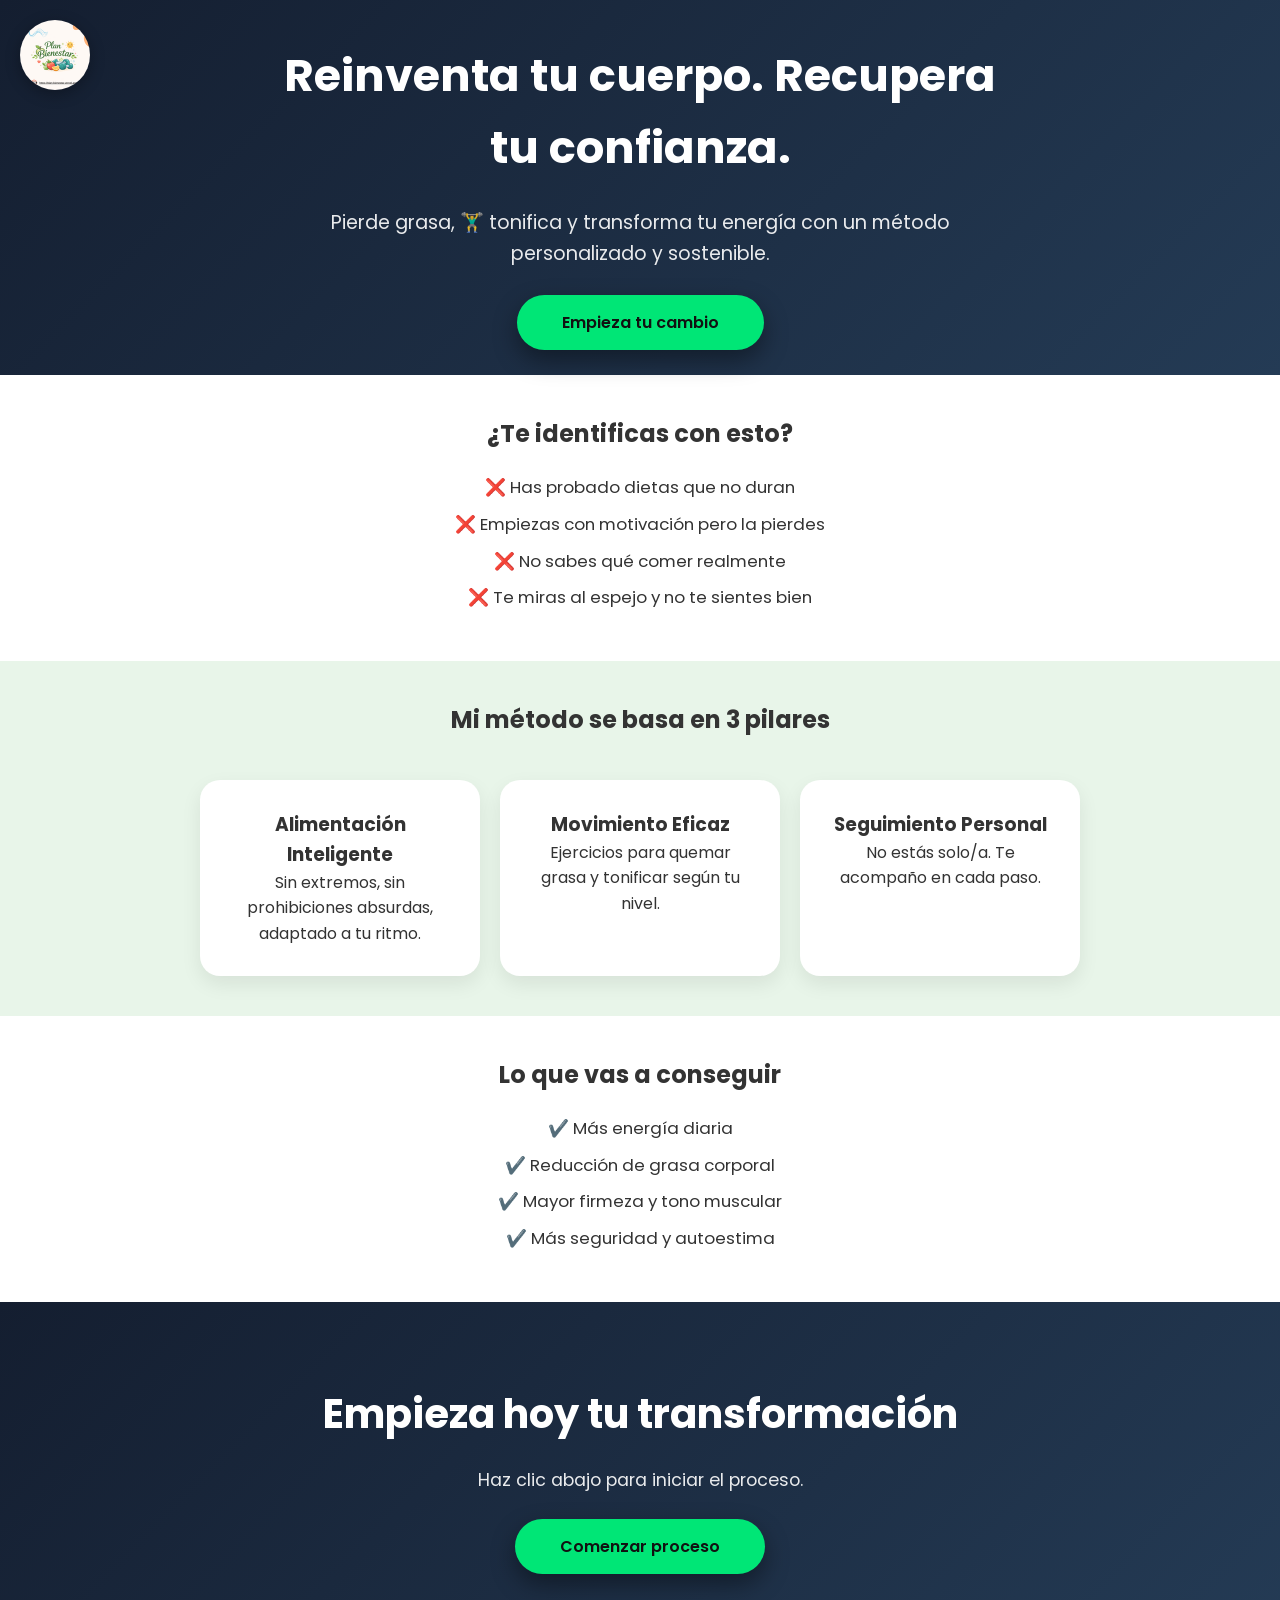
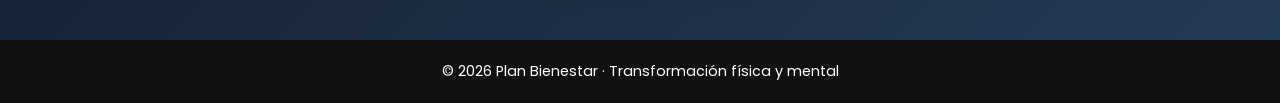
<file: index.html>
<!DOCTYPE html>
<html lang="es">
<head>
<meta charset="UTF-8">
<meta name="viewport" content="width=device-width, initial-scale=1.0">
<title>Plan Bienestar 2.0</title>

<link rel="stylesheet" href="./style.css">
<link href="https://fonts.googleapis.com/css2?family=Poppins:wght@400;600;700&display=swap" rel="stylesheet">

<link rel="icon" type="image/png" href="./logo.png">
<link rel="apple-touch-icon" href="./logo.png">

<meta name="theme-color" content="#141E30">

<!-- ✅ OPEN GRAPH -->
<meta property="og:title" content="Plan Bienestar 2.0">
<meta property="og:description" content="Programa completo de transformación personal con nutrición, hábitos y bienestar.">
<meta property="og:image" content="https://transforma-tu-vida-liart.vercel.app/preview.jpg">
<meta property="og:url" content="https://transforma-tu-vida-liart.vercel.app/">
<meta property="og:type" content="website">
<meta property="og:locale" content="es_ES">

<!-- ✅ IMPORTANTE PARA FACEBOOK -->
<meta property="fb:app_id" content="123456789012345">

<!-- ✅ TWITTER (refuerza preview) -->
<meta name="twitter:card" content="summary_large_image">
<meta name="twitter:title" content="Plan Bienestar 2.0">
<meta name="twitter:description" content="Programa completo de transformación personal con nutrición, hábitos y bienestar.">
<meta name="twitter:image" content="https://transforma-tu-vida-liart.vercel.app/preview.jpg">

</head>

<body>

<img src="./logo.png" alt="Logo" class="logo-esquina">

<!-- HERO -->
<section class="hero">
  <div class="hero-content">
    <h1>Reinventa tu cuerpo. Recupera tu confianza.</h1>
    <p>
      Pierde grasa, 🏋️‍♂️ tonifica y transforma tu energía con un método
      personalizado y sostenible.
    </p>
    <a href="#contacto" class="btn-principal">
      Empieza tu cambio
    </a>
  </div>
</section>

<!-- PROBLEMA -->
<section class="problema">
  <div class="container">
    <h2>¿Te identificas con esto?</h2>
    <ul>
      <li>❌ Has probado dietas que no duran</li>
      <li>❌ Empiezas con motivación pero la pierdes</li>
      <li>❌ No sabes qué comer realmente</li>
      <li>❌ Te miras al espejo y no te sientes bien</li>
    </ul>
  </div>
</section>

<!-- MÉTODO -->
<section class="metodo">
  <div class="container">
    <h2>Mi método se basa en 3 pilares</h2>

    <div class="tarjetas">
      <div class="tarjeta">
        <h3>Alimentación Inteligente</h3>
        <p>Sin extremos, sin prohibiciones absurdas, adaptado a tu ritmo.</p>
      </div>

      <div class="tarjeta">
        <h3>Movimiento Eficaz</h3>
        <p>Ejercicios para quemar grasa y tonificar según tu nivel.</p>
      </div>

      <div class="tarjeta">
        <h3>Seguimiento Personal</h3>
        <p>No estás solo/a. Te acompaño en cada paso.</p>
      </div>
    </div>
  </div>
</section>

<!-- BENEFICIOS -->
<section class="beneficios">
  <div class="container">
    <h2>Lo que vas a conseguir</h2>
    <ul>
      <li>✔️ Más energía diaria</li>
      <li>✔️ Reducción de grasa corporal</li>
      <li>✔️ Mayor firmeza y tono muscular</li>
      <li>✔️ Más seguridad y autoestima</li>
    </ul>
  </div>
</section>

<!-- CTA FINAL -->
<section id="contacto" class="cta">
  <div class="container">
    <h2>Empieza hoy tu transformación</h2>
    <p>Haz clic abajo para iniciar el proceso.</p>
    <!-- RUTA CORREGIDA -->
<a href="index-acceso.html" class="btn-secundario">
  Comenzar proceso
</a>

  </div>
</section>

<footer>
  <p>© 2026 Plan Bienestar · Transformación física y mental</p>
</footer>

</body>
</html>
</file>
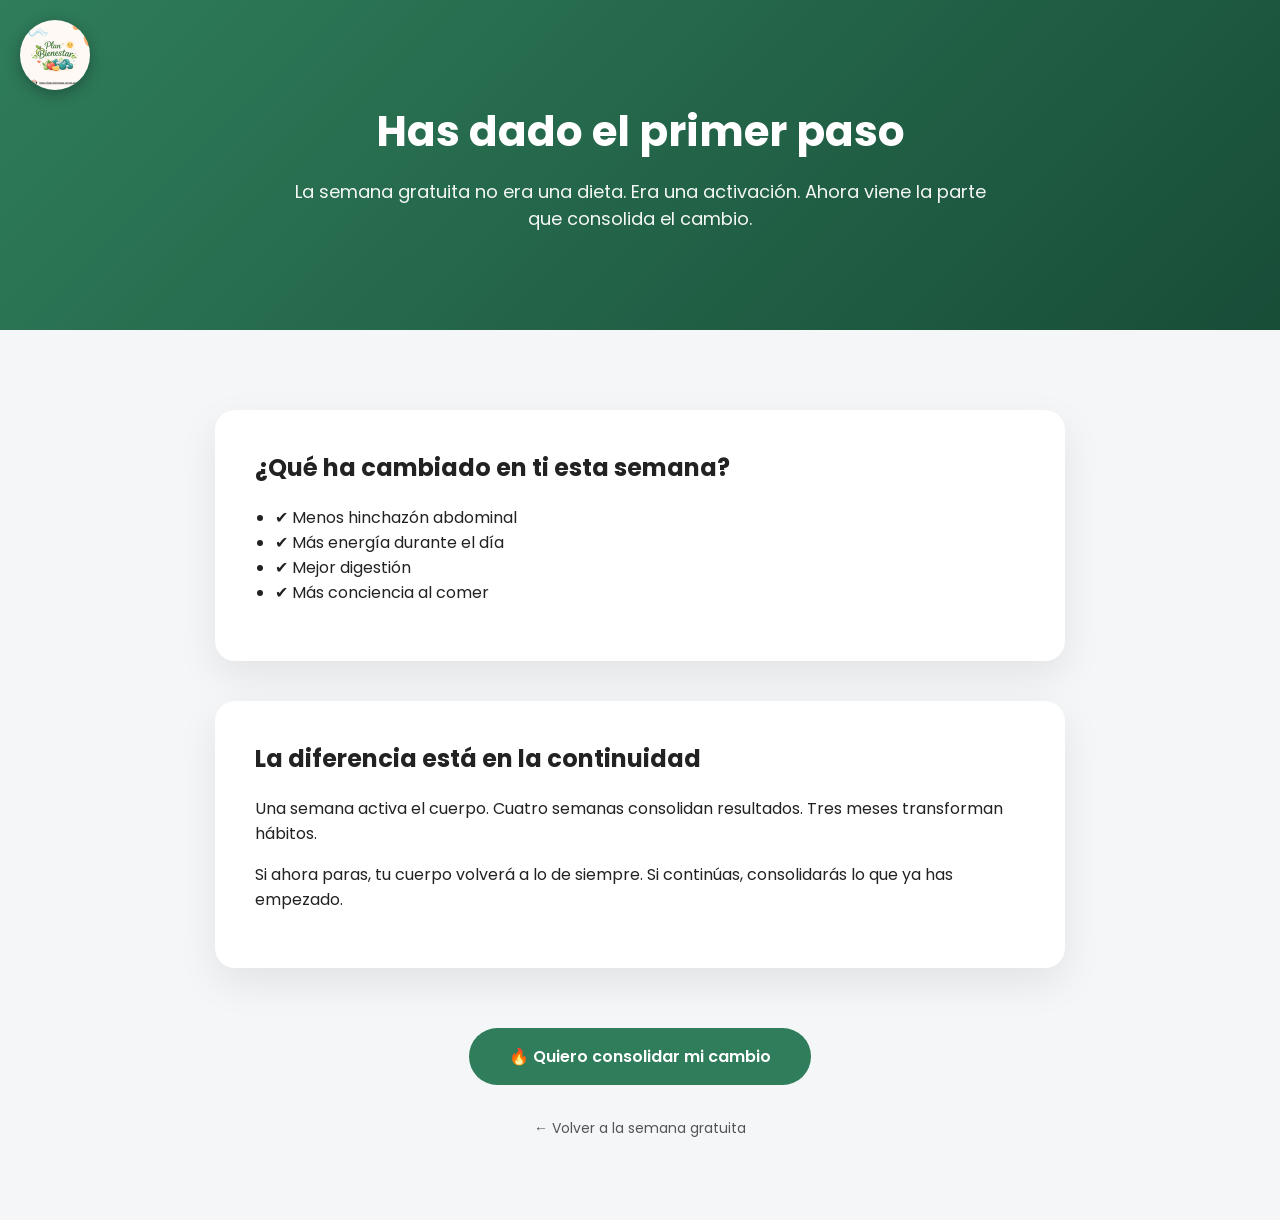
<file: continuar.html>
<!DOCTYPE html>
<html lang="es">
<head>
<meta charset="UTF-8">
<meta name="viewport" content="width=device-width, initial-scale=1.0">
<title>Continuar tu transformación</title>
<link href="https://fonts.googleapis.com/css2?family=Poppins:wght@400;600;800&display=swap" rel="stylesheet">
<link rel="icon" type="image/png" href="./logo.png">
<link rel="apple-touch-icon" href="./logo.png">
<meta name="theme-color" content="#141E30">

<style>


body{
  margin:0;
  font-family:'Poppins',sans-serif;
  background:#f4f6f8;
  color:#222;
}

/* LOGO */
.logo-esquina {
  position: fixed;
  top: 20px;
  left: 20px;
  width: 70px;
  height: 70px;
  border-radius: 50%;
  object-fit: cover;
  box-shadow: 0 4px 15px rgba(0,0,0,0.3);
  z-index: 1000;
}

/* HERO */
.hero{
  background:linear-gradient(135deg,#2f7d5a,#184d38);
  color:white;
  padding:100px 20px 80px 20px;
  text-align:center;
}

.hero h1{
  margin:0;
  font-size:42px;
}

.hero p{
  margin-top:15px;
  font-size:18px;
  opacity:0.95;
  max-width:700px;
  margin-left:auto;
  margin-right:auto;
}

/* CONTENIDO */
.contenido{
  max-width:850px;
  margin:80px auto;
  padding:0 20px;
}

.bloque{
  background:white;
  padding:40px;
  border-radius:20px;
  box-shadow:0 15px 40px rgba(0,0,0,0.08);
  margin-bottom:40px;
}

.bloque h2{
  margin-top:0;
}

ul{
  padding-left:20px;
}

.cta{
  text-align:center;
  margin-top:60px;
}

.btn-continuar{
  display:inline-block;
  padding:16px 40px;
  border-radius:50px;
  text-decoration:none;
  font-weight:600;
  background:#2f7d5a;
  color:white;
  transition:0.3s;
}

.btn-continuar:hover{
  opacity:0.85;
}

.volver{
  text-align:center;
  margin-top:30px;
}

.volver a{
  text-decoration:none;
  color:#555;
  font-size:14px;
}

</style>

</head>

<body>

<img src="./logo.png" alt="Logo" class="logo-esquina">

<section class="hero">
  <h1>Has dado el primer paso</h1>
  <p>La semana gratuita no era una dieta. Era una activación.  
  Ahora viene la parte que consolida el cambio.</p>
</section>

<div class="contenido">

<div class="bloque">
<h2>¿Qué ha cambiado en ti esta semana?</h2>
<ul>
<li>✔ Menos hinchazón abdominal</li>
<li>✔ Más energía durante el día</li>
<li>✔ Mejor digestión</li>
<li>✔ Más conciencia al comer</li>
</ul>
</div>

<div class="bloque">
<h2>La diferencia está en la continuidad</h2>
<p>
Una semana activa el cuerpo.  
Cuatro semanas consolidan resultados.  
Tres meses transforman hábitos.
</p>

<p>
Si ahora paras, tu cuerpo volverá a lo de siempre.  
Si continúas, consolidarás lo que ya has empezado.
</p>
</div>

<div class="cta">
<a href="paquetes.html" class="btn-continuar">
🔥 Quiero consolidar mi cambio
</a>
</div>

<div class="volver">
<a href="index-activacion.html">← Volver a la semana gratuita</a>
</div>

</div>

</body>
</html>
</file>
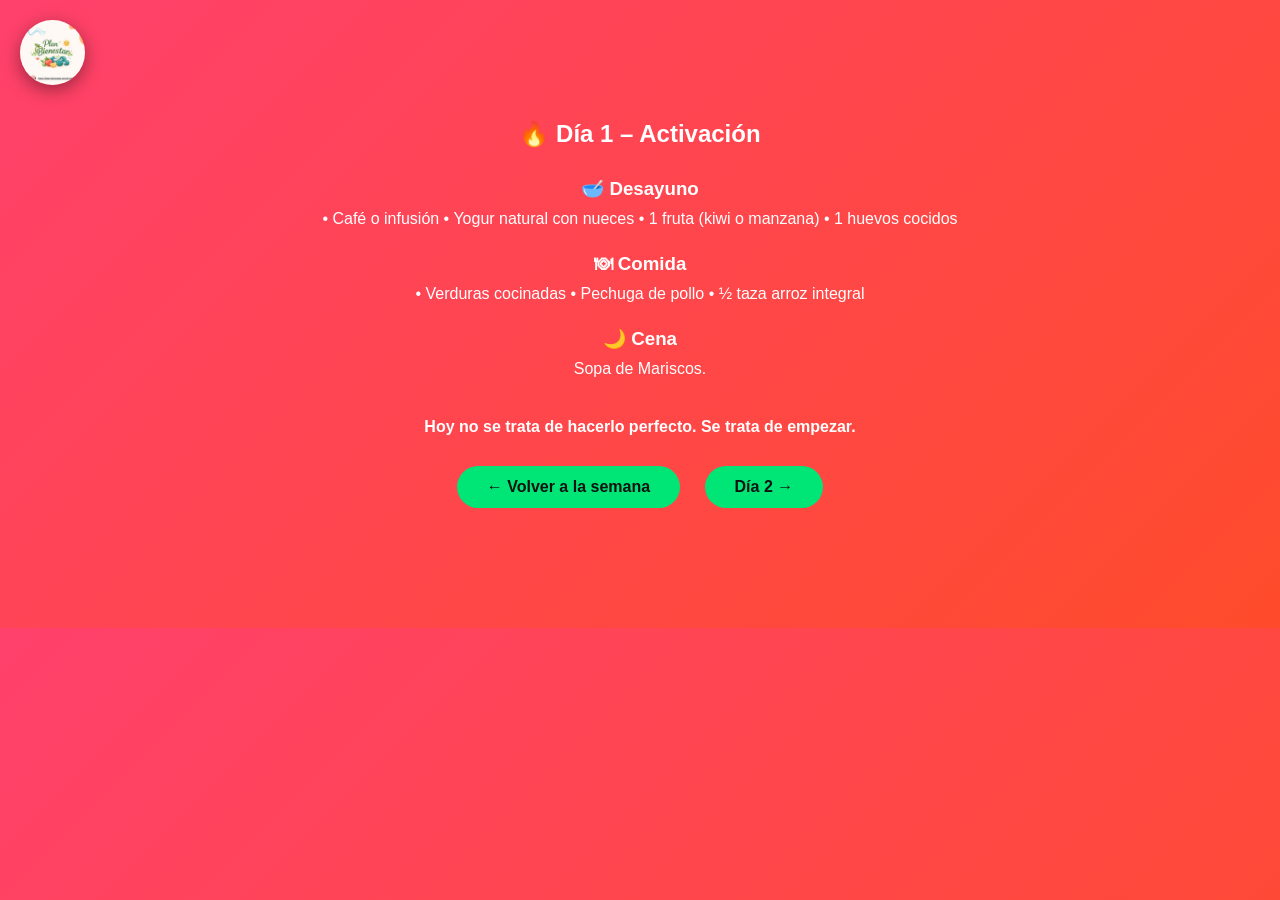
<file: dia1.html>
<!DOCTYPE html>
<html lang="es">
<head>
<meta charset="UTF-8">
<meta name="viewport" content="width=device-width, initial-scale=1.0">
<title>Día 1 – Activación</title>
<link rel="stylesheet" href="style-activacion.css">
<link rel="icon" type="image/png" href="logo.png">
<img src="logo.png" alt="Logo" class="logo-esquina">
</head>

<body>

<section class="contenido-dia">
  <h1>🔥 Día 1 – Activación</h1>

  <h3>🥣 Desayuno</h3>
  <p>• Café o infusión
• Yogur natural con nueces
• 1 fruta (kiwi o manzana)
• 1 huevos cocidos</p>

  <h3>🍽 Comida</h3>
  <p>
• Verduras cocinadas
• Pechuga de pollo
• ½ taza arroz integral</p>

  <h3>🌙 Cena</h3>
  <p>Sopa de Mariscos.</p>

  <p class="mensaje">Hoy no se trata de hacerlo perfecto. Se trata de empezar.</p>

  <a href="index-activacion.html" class="btn-volver">← Volver a la semana</a>
  <a href="dia2.html" class="btn-avanzar">Día 2 →</a>
</section>

</body>
</html>
</file>
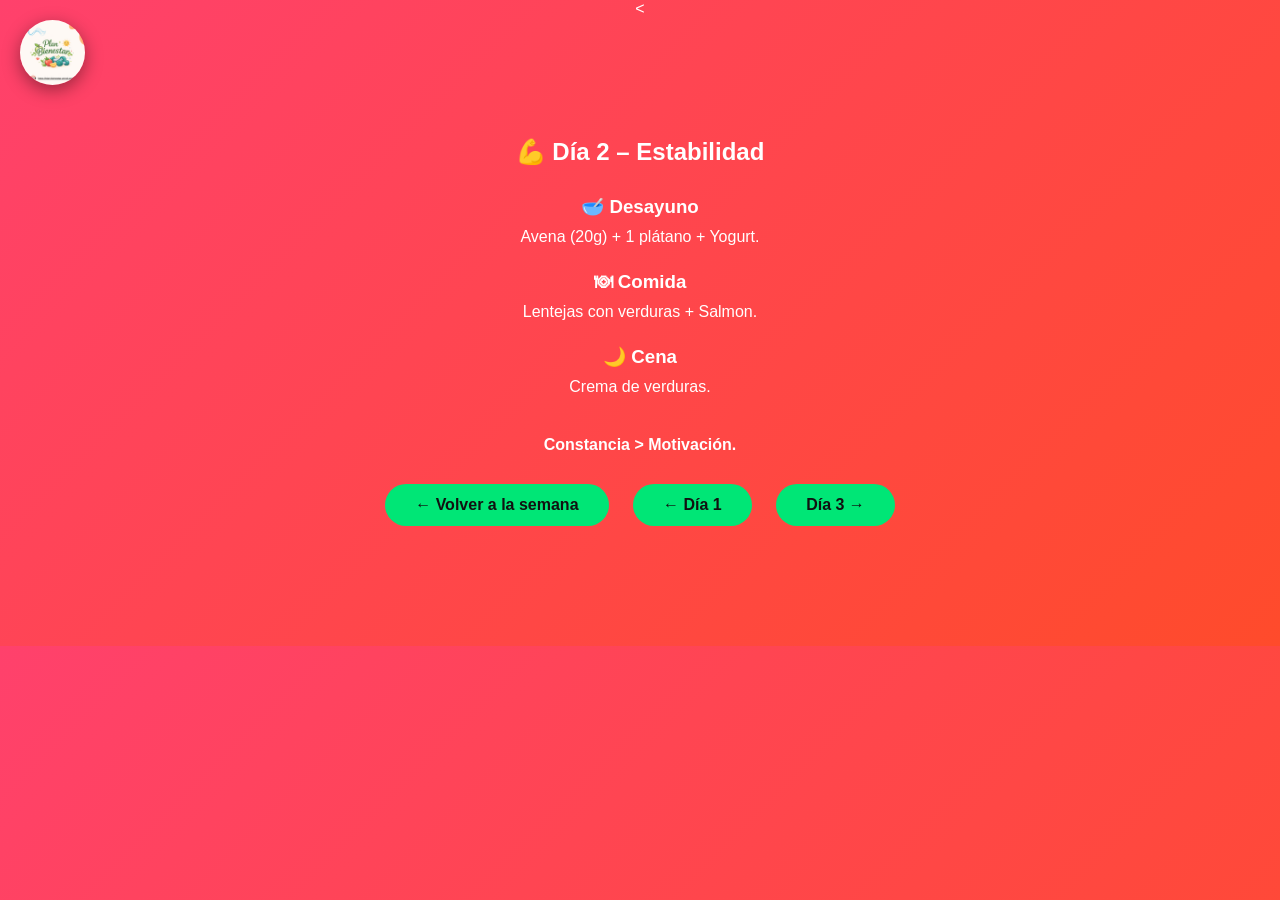
<file: dia2.html>
<!DOCTYPE html>
<html lang="es">
<head>
<meta charset="UTF-8">
<meta name="viewport" content="width=device-width, initial-scale=1.0">
<title>Día 2 – Estabilidad</title>
<link rel="stylesheet" href="style-activacion.css">
<<link rel="icon" type="image/png" href="logo.png">
<img src="logo.png" alt="Logo" class="logo-esquina">
</head>
<body>


<section class="contenido-dia">
  <h1>💪 Día 2 – Estabilidad</h1>

  <h3>🥣 Desayuno</h3>
  <p>Avena (20g) + 1 plátano + Yogurt.</p>

  <h3>🍽 Comida</h3>
  <p>Lentejas con verduras + Salmon.</p>

  <h3>🌙 Cena</h3>
  <p>Crema de verduras.</p>

  <p class="mensaje">Constancia > Motivación.</p>

    <a href="index-activacion.html" class="btn-volver">← Volver a la semana</a>
    <a href="dia1.html" class="btn-volver">← Día 1</a>
  <a href="dia3.html" class="btn-avanzar">Día 3 →</a>
</section>

</body>
</html>
</file>
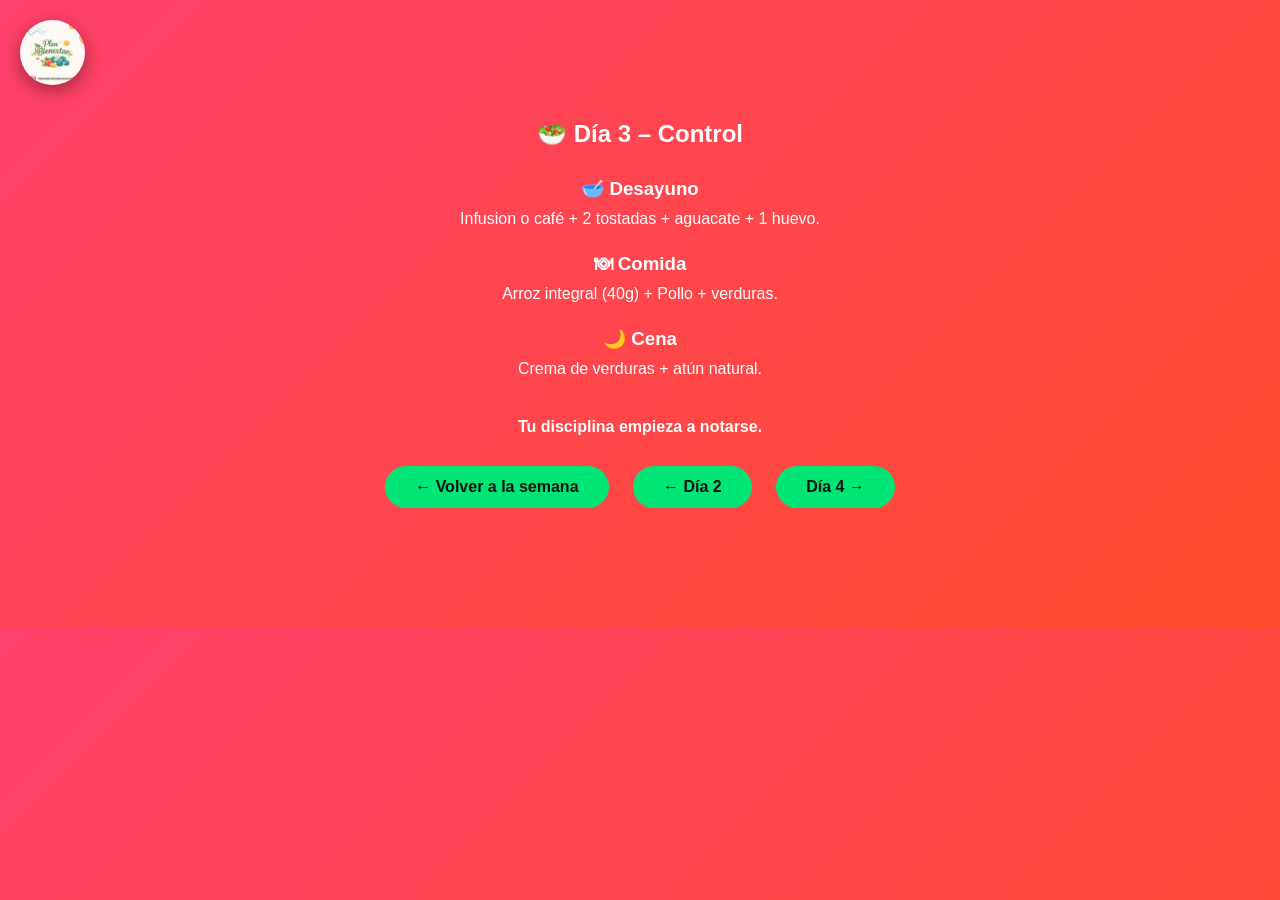
<file: dia3.html>
<!DOCTYPE html>
<html lang="es">
<head>
<meta charset="UTF-8">
<meta name="viewport" content="width=device-width, initial-scale=1.0">
<title>Día 3 – Control</title>
<link rel="stylesheet" href="style-activacion.css">
<link rel="icon" type="image/png" href="logo.png">
<img src="logo.png" alt="Logo" class="logo-esquina">
</head>
<body>


<section class="contenido-dia">
  <h1>🥗 Día 3 – Control</h1>

  <h3>🥣 Desayuno</h3>
  <p>Infusion o café + 2 tostadas + aguacate + 1 huevo.</p>

  <h3>🍽 Comida</h3>
  <p>Arroz integral (40g) + Pollo + verduras.</p>

  <h3>🌙 Cena</h3>
  <p>Crema de verduras + atún natural.</p>

  <p class="mensaje">Tu disciplina empieza a notarse.</p>

    <a href="index-activacion.html" class="btn-volver">← Volver a la semana</a>
    <a href="dia2.html" class="btn-volver">← Día 2</a>
  <a href="dia4.html" class="btn-avanzar">Día 4 →</a>
</section>

</body>
</html>
</file>
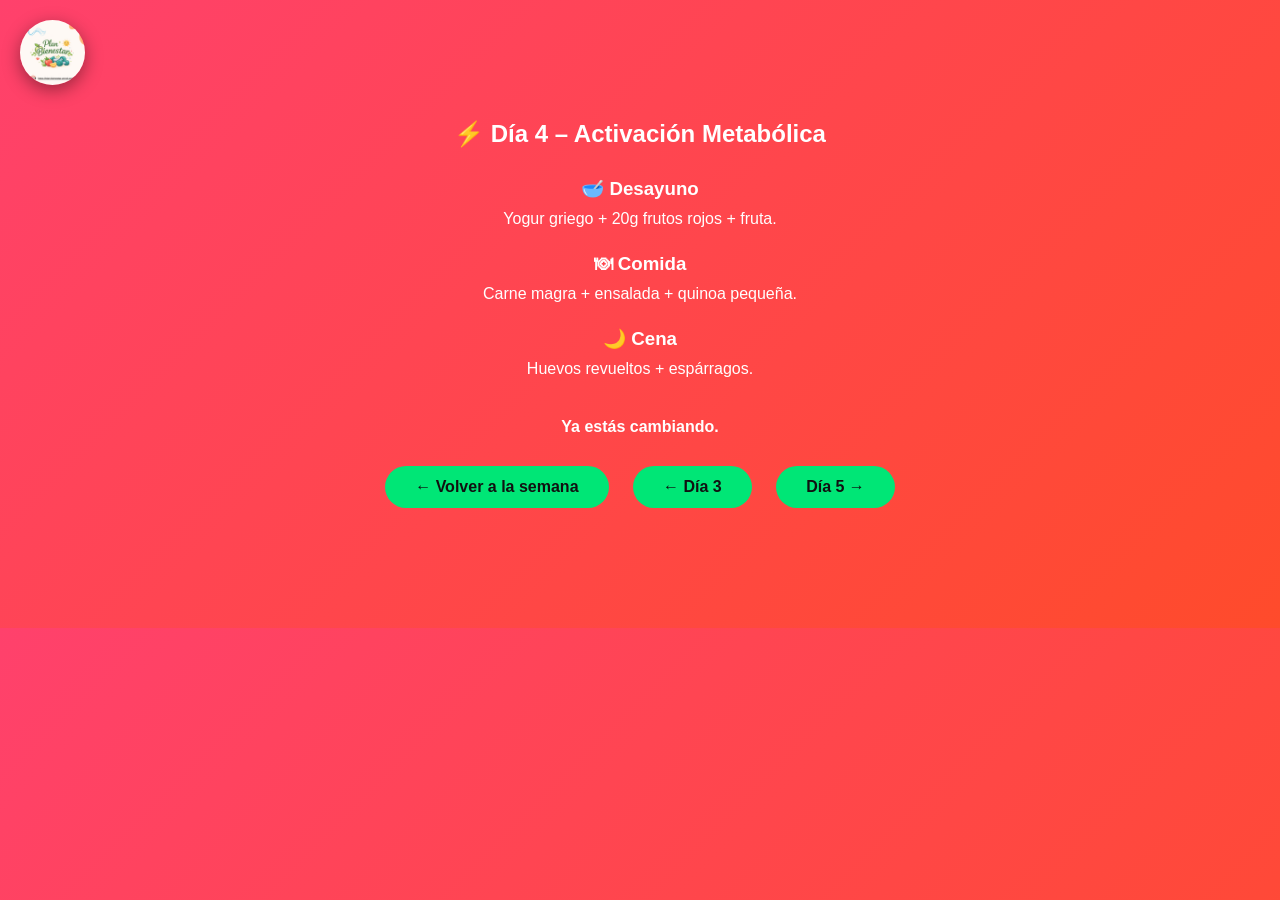
<file: dia4.html>
<!DOCTYPE html>
<html lang="es">
<head>
<meta charset="UTF-8">
<meta name="viewport" content="width=device-width, initial-scale=1.0">
<title>Día 4 – Activación Metabólica</title>
<link rel="stylesheet" href="style-activacion.css">
<link rel="icon" type="image/png" href="logo.png">
<img src="logo.png" alt="Logo" class="logo-esquina">
</head>
<body>


<section class="contenido-dia">
  <h1>⚡ Día 4 – Activación Metabólica</h1>

  <h3>🥣 Desayuno</h3>
  <p>Yogur griego + 20g frutos rojos + fruta.</p>

  <h3>🍽 Comida</h3>
  <p>Carne magra + ensalada + quinoa pequeña.</p>

  <h3>🌙 Cena</h3>
  <p>Huevos revueltos + espárragos.</p>

  <p class="mensaje">Ya estás cambiando.</p>

    <a href="index-activacion.html" class="btn-volver">← Volver a la semana</a>
    <a href="dia3.html" class="btn-volver">← Día 3</a>
  <a href="dia5.html" class="btn-avanzar">Día 5 →</a>
</section>

</body>
</html>
</file>
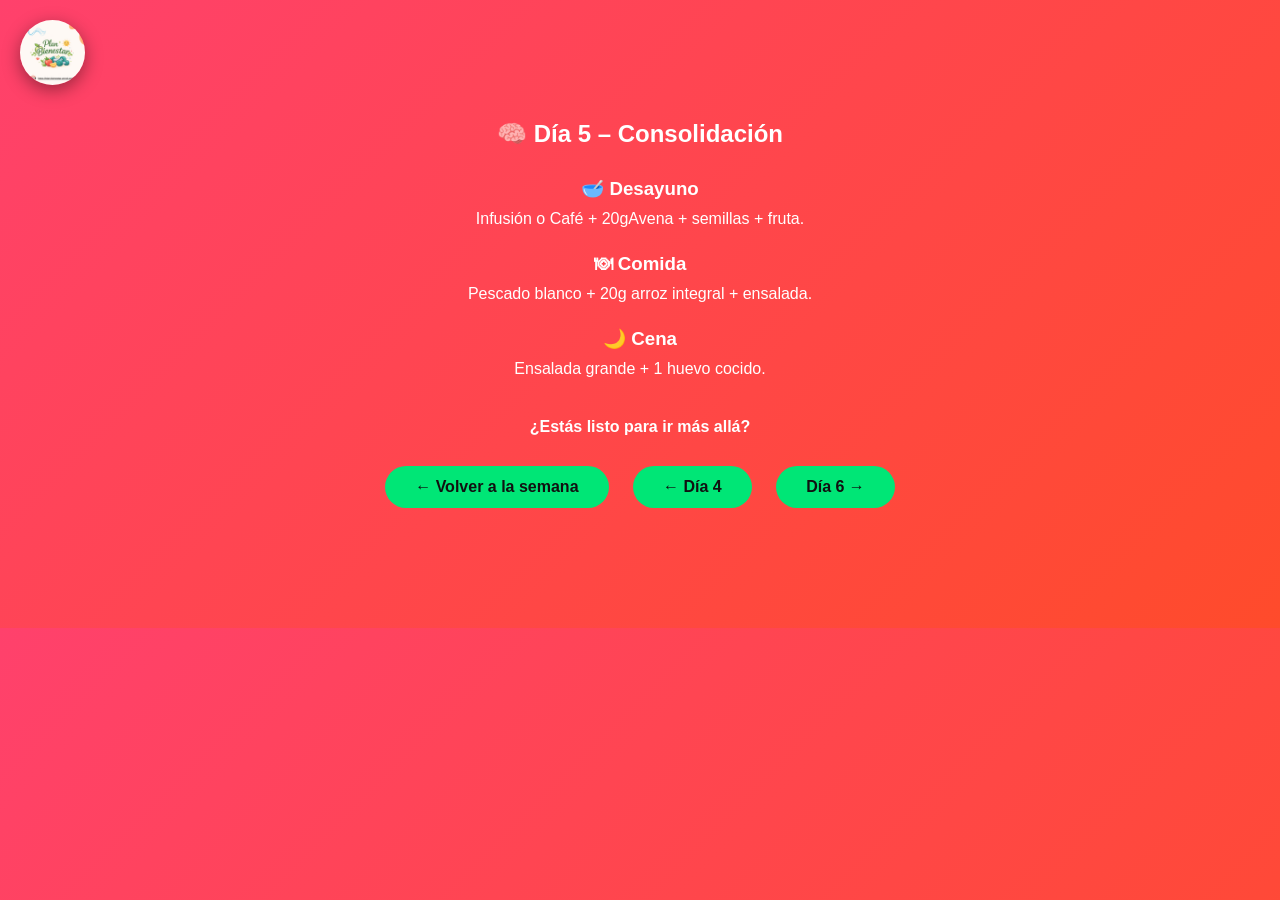
<file: dia5.html>
<!DOCTYPE html>
<html lang="es">
<head>
<meta charset="UTF-8">
<meta name="viewport" content="width=device-width, initial-scale=1.0">
<title>Día 5 – Consolidación</title>
<link rel="stylesheet" href="style-activacion.css">
<link rel="icon" type="image/png" href="logo.png">
<img src="logo.png" alt="Logo" class="logo-esquina">
</head>
<body>


<section class="contenido-dia">
  <h1>🧠 Día 5 – Consolidación</h1>

  <h3>🥣 Desayuno</h3>
  <p>Infusión o Café + 20gAvena + semillas + fruta.</p>

  <h3>🍽 Comida</h3>
  <p>Pescado blanco + 20g arroz integral + ensalada.</p>

  <h3>🌙 Cena</h3>
  <p>Ensalada grande + 1 huevo cocido.</p>

  <p class="mensaje">¿Estás listo para ir más allá?</p>
  <a href="index-activacion.html" class="btn-volver">← Volver a la semana</a>
  <a href="dia4.html" class="btn-volver">← Día 4</a>
  <a href="dia6.html" class="btn-avanzar">Día 6 →</a>
</section>

</body>
</html>
</file>
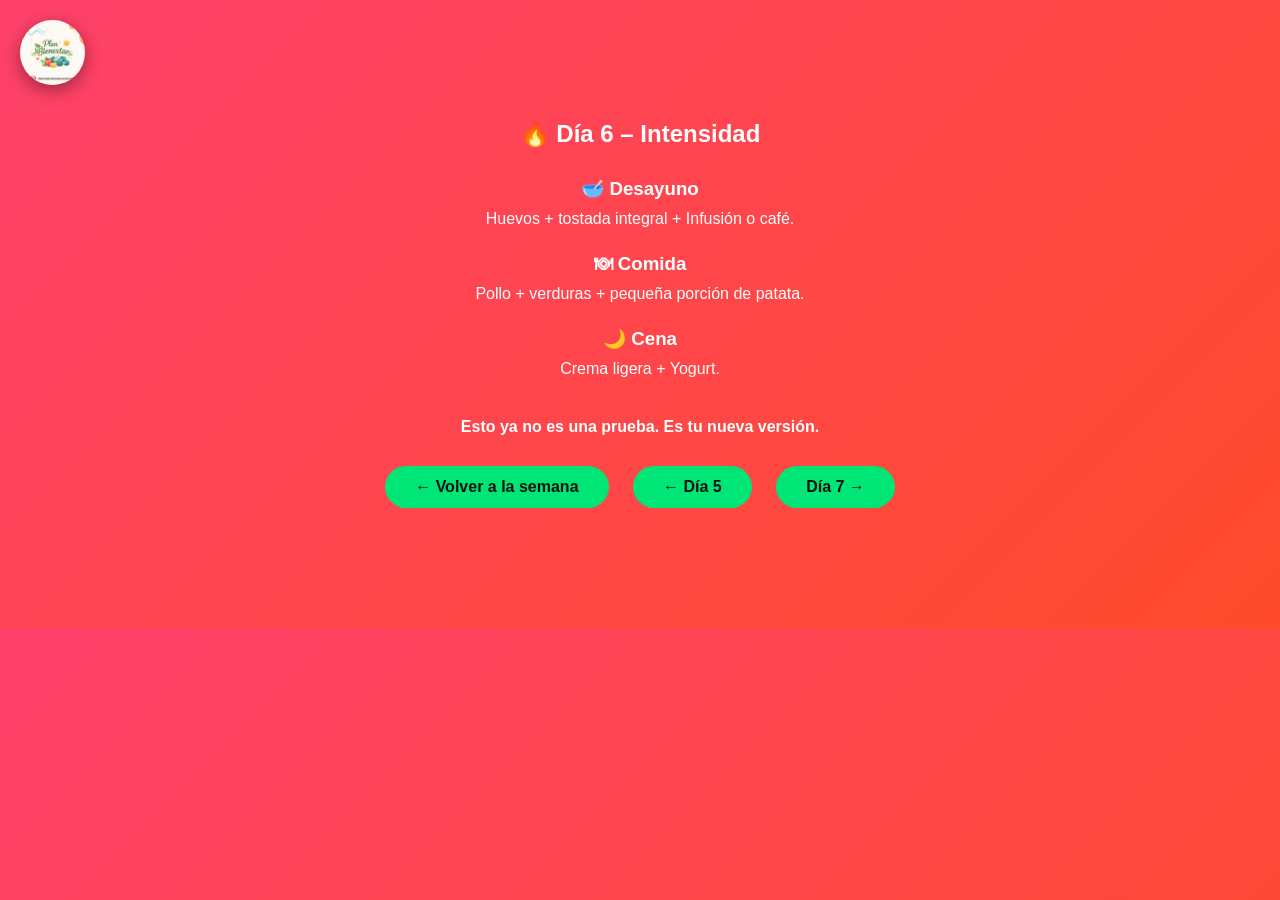
<file: dia6.html>
<!DOCTYPE html>
<html lang="es">
<head>
<meta charset="UTF-8">
<meta name="viewport" content="width=device-width, initial-scale=1.0">
<title>Día 6 – Intensidad</title>
<link rel="stylesheet" href="style-activacion.css">
<link rel="icon" type="image/png" href="logo.png">
<img src="logo.png" alt="Logo" class="logo-esquina">
</head>
<body>


<section class="contenido-dia">
  <h1>🔥 Día 6 – Intensidad</h1>

  <h3>🥣 Desayuno</h3>
  <p>Huevos + tostada integral + Infusión o café.</p>

  <h3>🍽 Comida</h3>
  <p>Pollo + verduras + pequeña porción de patata.</p>

  <h3>🌙 Cena</h3>
  <p>Crema ligera + Yogurt.</p>

  <p class="mensaje">Esto ya no es una prueba. Es tu nueva versión.</p>
  
  <a href="index-activacion.html" class="btn-volver">← Volver a la semana</a>
  <a href="dia5.html" class="btn-volver">← Día 5</a>
  <a href="dia7.html" class="btn-avanzar">Día 7 →</a>
</section>

</body>
</html>
</file>
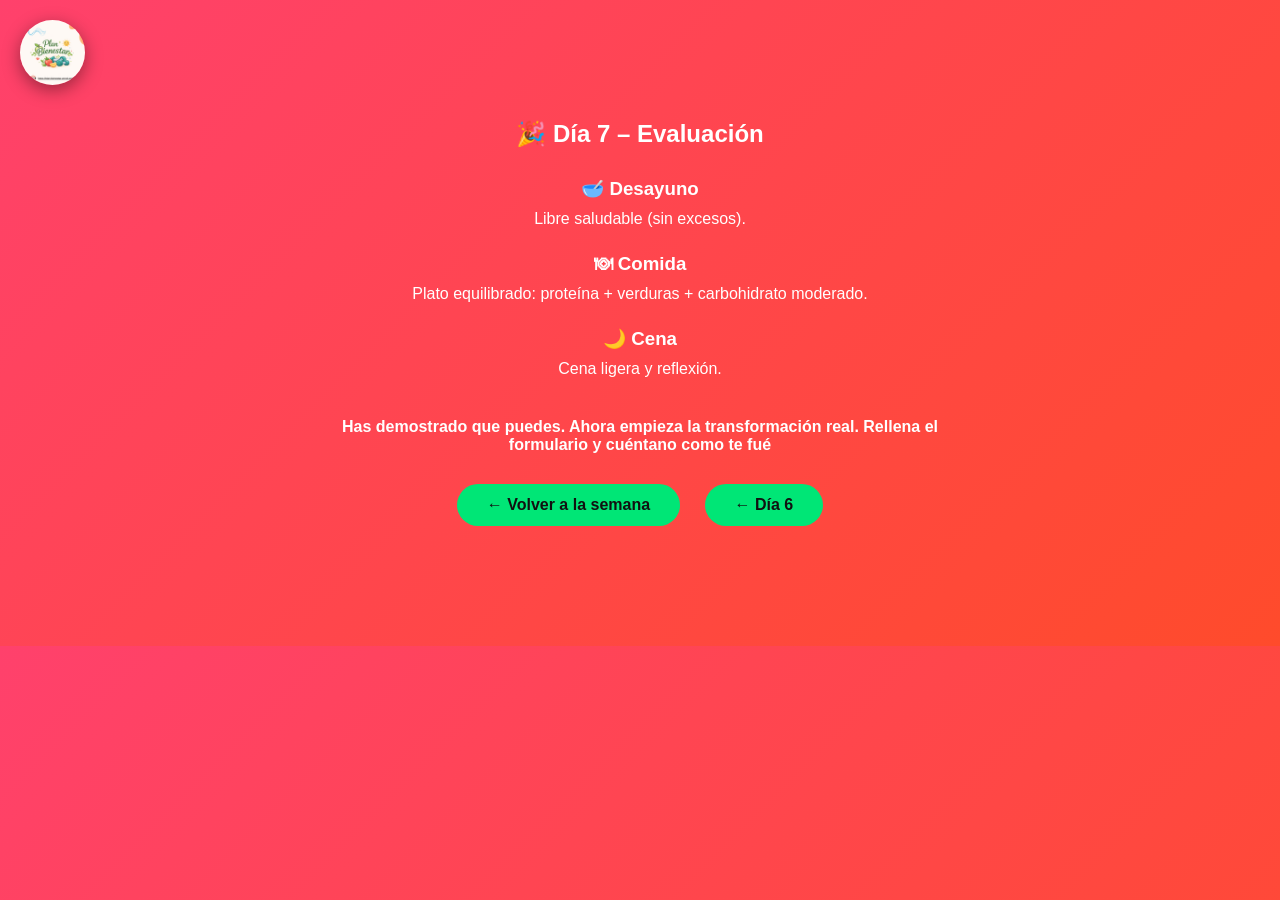
<file: dia7.html>
<!DOCTYPE html>
<html lang="es">
<head>
<meta charset="UTF-8">
<meta name="viewport" content="width=device-width, initial-scale=1.0">
<title>Día 7 – Evaluación</title>
<link rel="stylesheet" href="style-activacion.css">
<link rel="icon" type="image/png" href="logo.png">
<img src="logo.png" alt="Logo" class="logo-esquina">
</head>
<body>


<section class="contenido-dia">
  <h1>🎉 Día 7 – Evaluación</h1>

  <h3>🥣 Desayuno</h3>
  <p>Libre saludable (sin excesos).</p>

  <h3>🍽 Comida</h3>
  <p>Plato equilibrado: proteína + verduras + carbohidrato moderado.</p>

  <h3>🌙 Cena</h3>
  <p>Cena ligera y reflexión.</p>

  <p class="mensaje">
    Has demostrado que puedes.  
    Ahora empieza la transformación real.
    Rellena el formulario y cuéntano como te fué
  </p>
  
  <a href="index-activacion.html" class="btn-volver">← Volver a la semana</a>
  <a href="dia6.html" class="btn-volver">← Día 6</a>
</section>

</body>
</html>
</file>
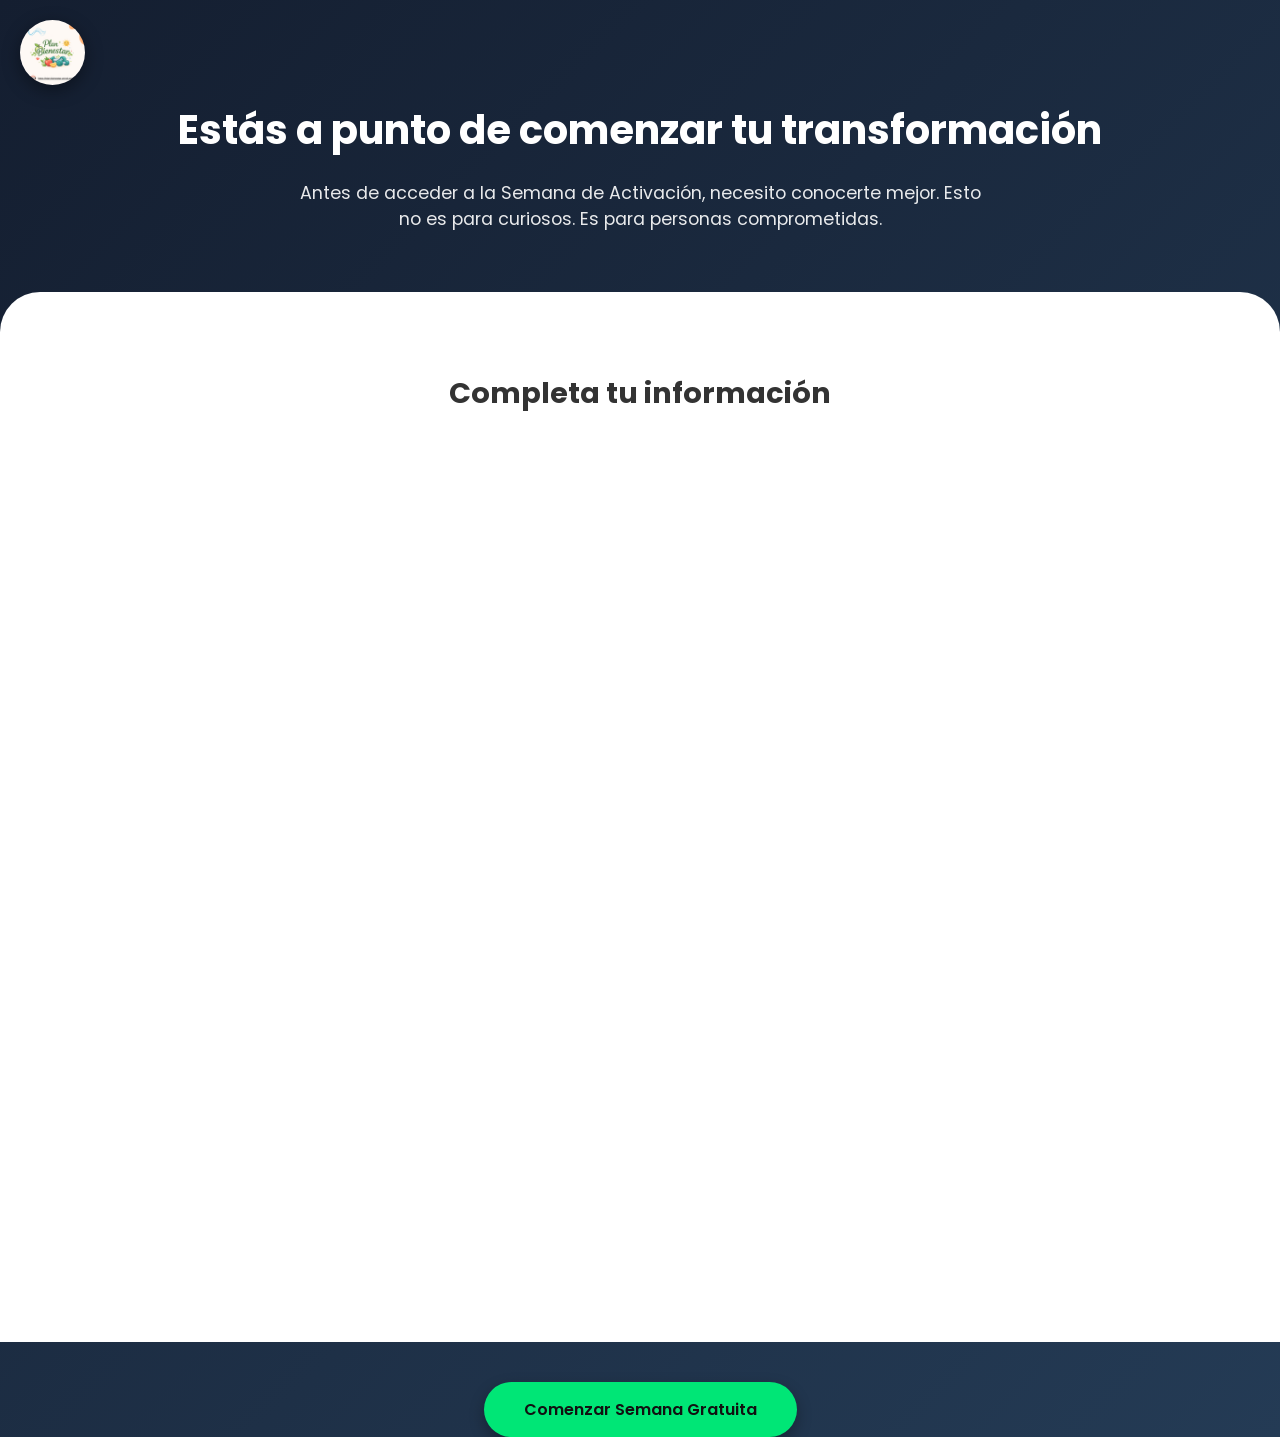
<file: index-acceso.html>
<!DOCTYPE html>
<html lang="es">
<head>
<meta charset="UTF-8">
<meta name="viewport" content="width=device-width, initial-scale=1.0">
<title>Acceso a Semana Gratuita</title>

<link href="https://fonts.googleapis.com/css2?family=Poppins:wght@400;600;700&display=swap" rel="stylesheet">
<link rel="stylesheet" href="style-acceso.css">

<link rel="icon" type="image/png" href="./logo.png">
<link rel="apple-touch-icon" href="./logo.png">
<meta name="theme-color" content="#141E30">

</head>

<body>

<img src="./logo.png" alt="Logo" class="logo-esquina">

<section class="hero">
  <div class="hero-content">
    <h1>Estás a punto de comenzar tu transformación</h1>
    <p>
      Antes de acceder a la Semana de Activación, necesito conocerte mejor.
      Esto no es para curiosos. Es para personas comprometidas.
    </p>
  </div>
</section>

<section class="formulario-seccion">
  <div class="container">

    <h2>Completa tu información</h2>

    <iframe 
      src="https://docs.google.com/forms/d/e/1FAIpQLSeJN1vzX7XeUSpFSVw_Y3YqhAU2M813BEwhYeXDDRY90U74pg/viewform?usp=header"
      width="100%" 
      height="800" 
      frameborder="0"
      marginheight="0" 
      marginwidth="0">
      Cargando…
    </iframe>

  </div>
</section>

<div class="volver-semana">
<a href="index-activacion.html" class="btn-secundario">
  Comenzar Semana Gratuita
</a>
</div>

</body>

</html>
</file>
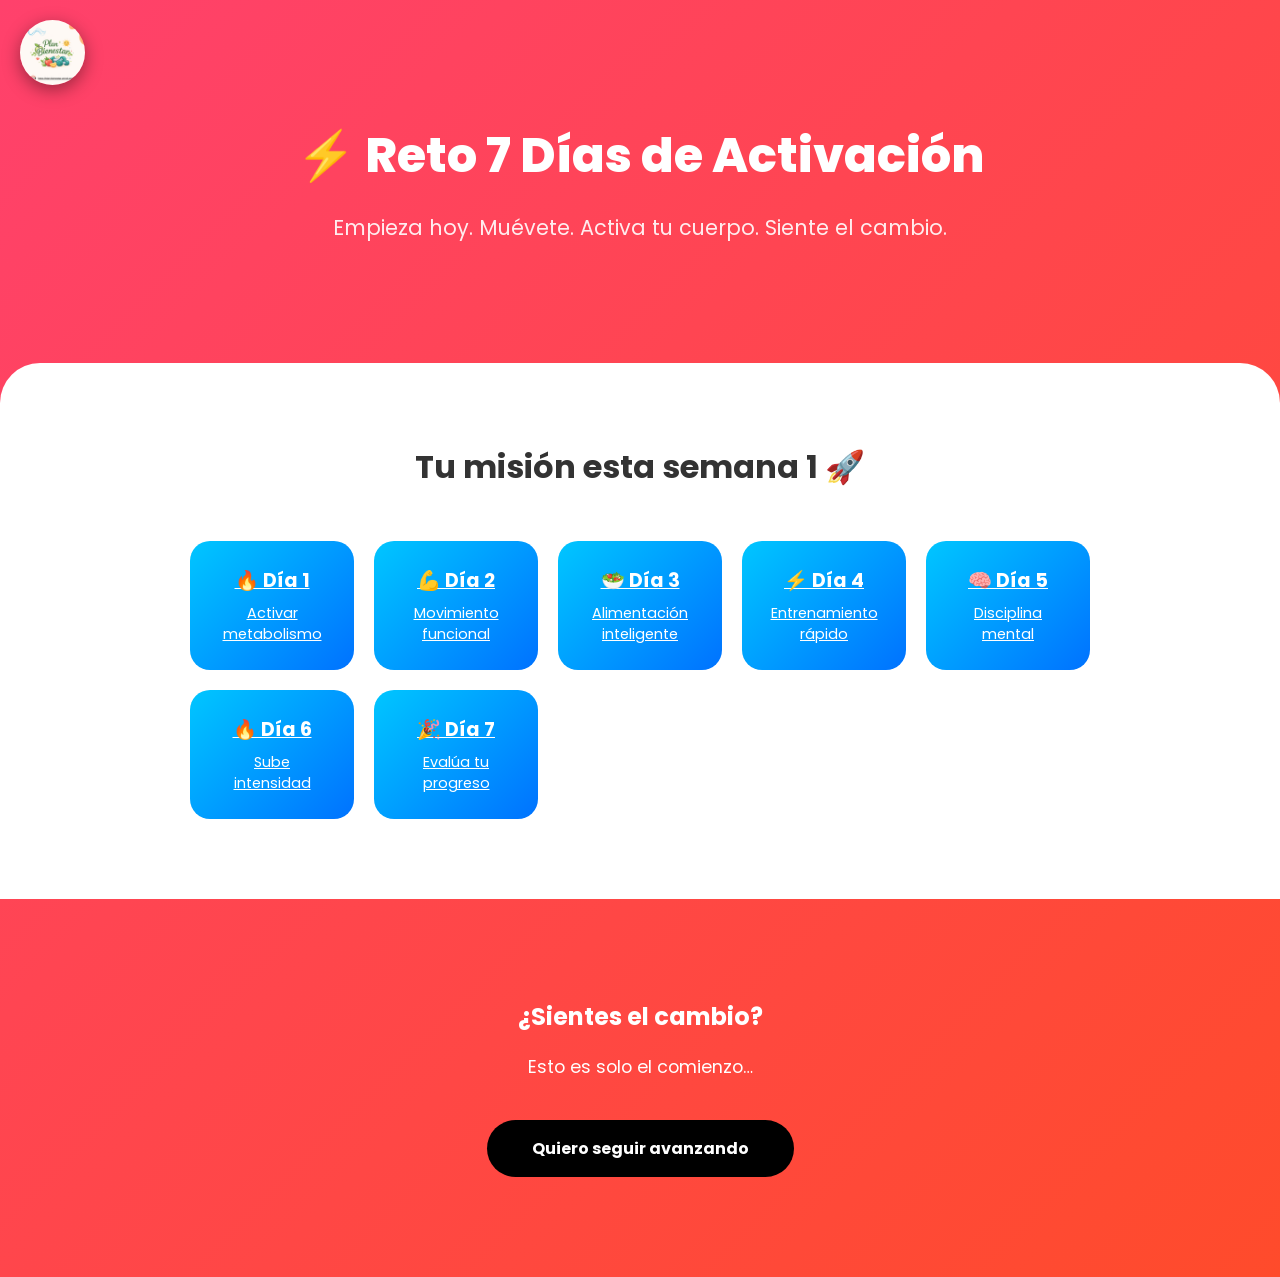
<file: index-activacion.html>
<!DOCTYPE html>
<html lang="es">
<head>
<meta charset="UTF-8">
<meta name="viewport" content="width=device-width, initial-scale=1.0">
<title>Reto 7 Días de Activación</title>
<link href="https://fonts.googleapis.com/css2?family=Poppins:wght@400;600;800&display=swap" rel="stylesheet">
<link rel="stylesheet" href="style-activacion.css">

<link rel="icon" type="image/png" href="logo.png">
<link rel="apple-touch-icon" href="logo.png">
<meta name="theme-color" content="#ff416c">

</head>

<body>
  <img src="logo.png" alt="Logo" class="logo-esquina">


<section class="hero-reto">
  <h1>⚡ Reto 7 Días de Activación </h1>
  <p>Empieza hoy. Muévete. Activa tu cuerpo. Siente el cambio.</p>
</section>

<section class="dias">
  <h2>Tu misión esta semana 1 🚀</h2>

 <div class="grid-dias">
  <a href="dia1.html" class="dia">🔥 Día 1<br><span>Activar metabolismo</span></a>
  <a href="dia2.html" class="dia">💪 Día 2<br><span>Movimiento funcional</span></a>
  <a href="dia3.html" class="dia">🥗 Día 3<br><span>Alimentación inteligente</span></a>
  <a href="dia4.html" class="dia">⚡ Día 4<br><span>Entrenamiento rápido</span></a>
  <a href="dia5.html" class="dia">🧠 Día 5<br><span>Disciplina mental</span></a>
  <a href="dia6.html" class="dia">🔥 Día 6<br><span>Sube intensidad</span></a>
  <a href="dia7.html" class="dia">🎉 Día 7<br><span>Evalúa tu progreso</span></a>
</div>

</section>

<section class="cta-reto">
  <h2>¿Sientes el cambio?</h2>
  <p>Esto es solo el comienzo…</p>
<a href="continuar.html" class="btn-atrevido">
  Quiero seguir avanzando
</a>
</section>

</body>
</html>
</file>
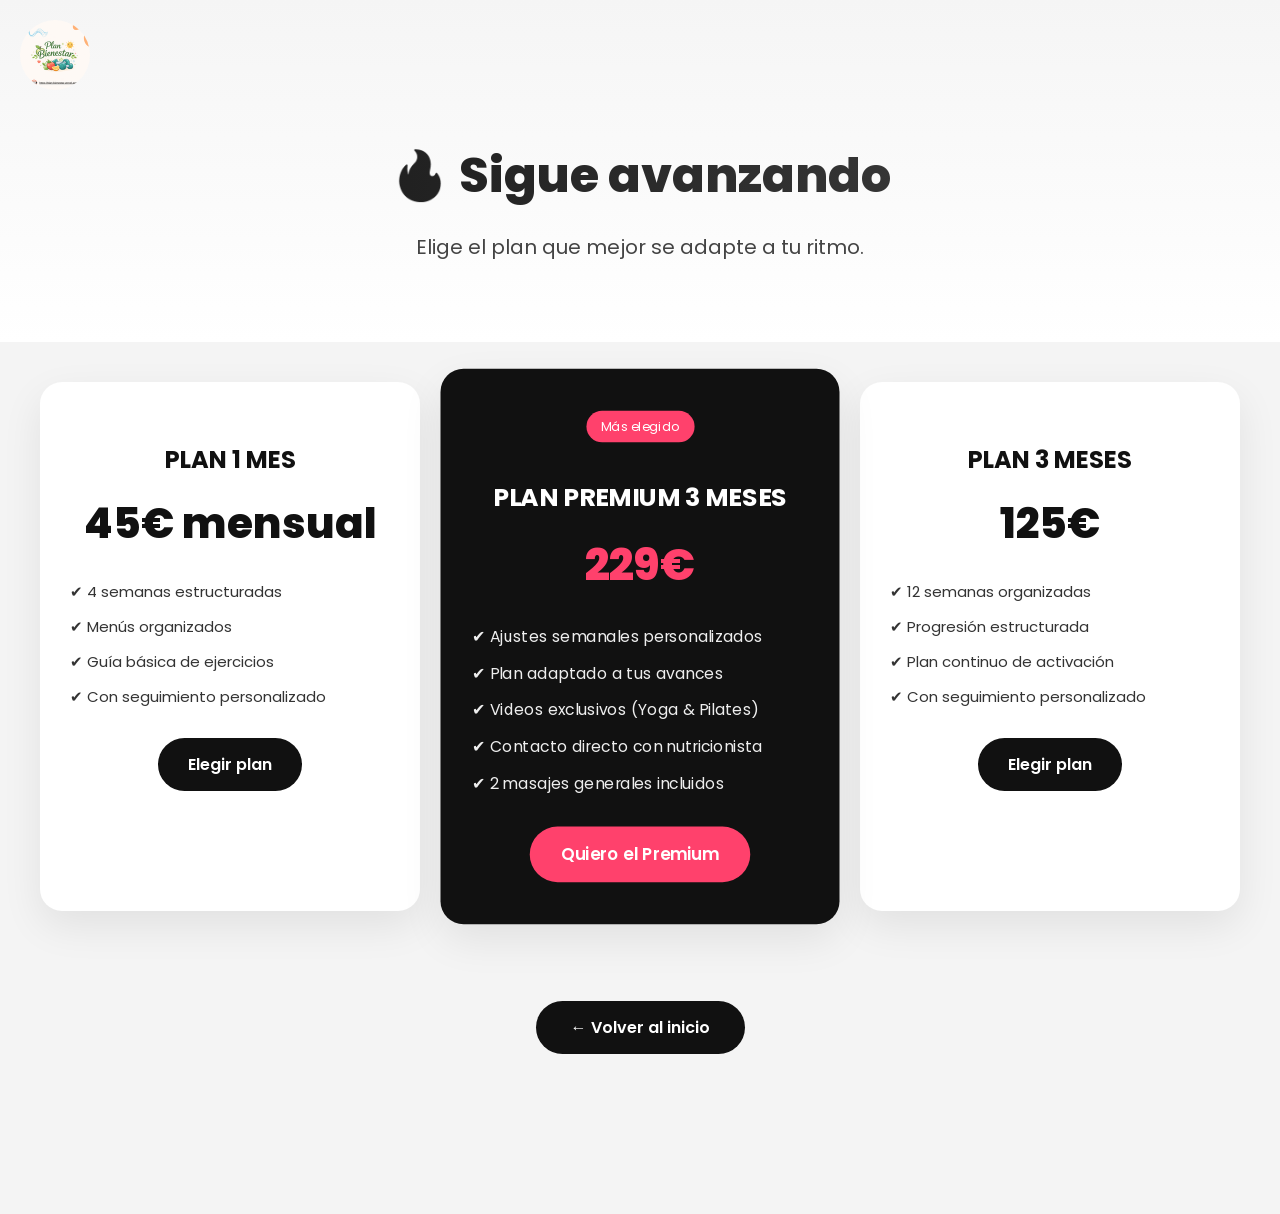
<file: paquetes.html>
<!DOCTYPE html>
<html lang="es">
<head>
<meta charset="UTF-8">
<meta name="viewport" content="width=device-width, initial-scale=1.0">
<title>Planes de Continuidad</title>
<link href="https://fonts.googleapis.com/css2?family=Poppins:wght@400;600;800&display=swap" rel="stylesheet">
<link rel="icon" type="image/png" href="logo.png">
<img src="logo.png" alt="Logo" class="logo-esquina">

<style>

body{
  margin:0;
  font-family:'Poppins',sans-serif;
  background:#f4f4f4;
}

/* HERO */

.hero{
  text-align:center;
  padding:100px 20px 60px 20px;
  background:linear-gradient(180deg,#f5f5f5 0%, #ffffff 100%);
}

.hero h1{
  font-size:48px;
  margin-bottom:15px;
  font-weight:800;
  background:linear-gradient(90deg,#111,#444);
  -webkit-background-clip:text;
  -webkit-text-fill-color:transparent;
}

.hero p{
  color:#444;
  font-size:20px;
}

/* PLANES */

.planes{
  display:flex;
  flex-wrap:wrap;
  justify-content:center;
  gap:30px;
  padding:40px 20px 80px 20px;
}

.card-plan{
  background:#ffffff;
  width:320px;
  padding:40px 30px;
  border-radius:22px;
  box-shadow:0 15px 40px rgba(0,0,0,0.08);
  text-align:center;
  transition:0.3s ease;
  color:#111;
}

.card-plan:hover{
  transform:translateY(-8px);
}

.card-plan h2{
  margin-bottom:10px;
}

.precio{
  font-size:42px;
  font-weight:800;
  margin:15px 0 25px 0;
  color:#111;
}

.card-plan ul{
  list-style:none;
  padding:0;
  text-align:left;
  margin-bottom:30px;
}

.card-plan ul li{
  margin-bottom:12px;
  font-size:15px;
  color:#333;
}

/* BOTÓN */

.btn-plan{
  display:inline-block;
  padding:14px 30px;
  border-radius:50px;
  text-decoration:none;
  font-weight:600;
  background:#111;
  color:#fff;
  transition:0.3s;
}

.btn-plan:hover{
  opacity:0.85;
}

/* PREMIUM */

.premium{
  background:#111;
  color:#fff;
  transform:scale(1.05);
}

.premium h2{
  color:#fff;
}

.premium .precio{
  color:#ff416c;
}

.premium ul li{
  color:#eee;
}

.premium .btn-plan{
  background:#ff416c;
  color:#fff;
}

.badge{
  background:#ff416c;
  color:#fff;
  padding:6px 14px;
  border-radius:30px;
  font-size:12px;
  display:inline-block;
  margin-bottom:15px;
}
.logo-esquina{
  position:fixed;
  top:20px;
  left:20px;
  width:70px;
  border-radius:50%;
  z-index:999;
}
.volver-inicio{
text-align:center;
margin:60px 0 80px 0;
}

.btn-volver{
display:inline-block;
padding:14px 35px;
border-radius:40px;
text-decoration:none;
background:#111;
color:white;
font-weight:600;
transition:0.3s;
}

.btn-volver:hover{
background:#333;
}
</style>
</head>

<body>

<section class="hero">
  <h1>🔥 Sigue avanzando</h1>
  <p>Elige el plan que mejor se adapte a tu ritmo.</p>
</section>

<section class="planes">

  <!-- PLAN 1 MES -->
  <div class="card-plan">
    <h2>PLAN 1 MES</h2>
    <div class="precio">45€ mensual</div>
    <ul>
      <li>✔ 4 semanas estructuradas</li>
      <li>✔ Menús organizados</li>
      <li>✔ Guía básica de ejercicios</li>
      <li>✔ Con seguimiento personalizado</li>
    </ul>
    <a href="https://wa.me/34608180231?text=Hola%20quiero%20el%20Plan%201%20Mes%20de%2029€%20😊" 
   target="_blank" 
   class="btn-plan">
   Elegir plan
</a>
  </div>

  <!-- PREMIUM -->
  <div class="card-plan premium">
    <div class="badge">Más elegido</div>
    <h2>PLAN PREMIUM 3 MESES</h2>
    <div class="precio">229€</div>
    <ul>
      <li>✔ Ajustes semanales personalizados</li>
      <li>✔ Plan adaptado a tus avances</li>
      <li>✔ Videos exclusivos (Yoga & Pilates)</li>
      <li>✔ Contacto directo con nutricionista</li>
      <li>✔ 2 masajes generales incluidos</li>
    </ul>
    <a href="https://wa.me/34608180231?text=Hola%20quiero%20información%20del%20Plan%20Premium%203%20Meses%20de%20249€%20🔥" 
   target="_blank" 
   class="btn-plan">
   Quiero el Premium
</a>
  </div>

  <!-- PLAN 3 MESES -->
  <div class="card-plan">
    <h2>PLAN 3 MESES</h2>
    <div class="precio">125€</div>
    <ul>
      <li>✔ 12 semanas organizadas</li>
      <li>✔ Progresión estructurada</li>
      <li>✔ Plan continuo de activación</li>
      <li>✔ Con seguimiento personalizado</li>
    </ul>
    <a href="https://wa.me/34608180231?text=Hola%20quiero%20el%20Plan%203%20Meses%20de%2079€%20😊" 
   target="_blank" 
   class="btn-plan">
   Elegir plan
</a>
  </div>
  
<div class="volver-inicio">
<a href="index.html" class="btn-volver">
← Volver al inicio
</a>
</div>
</body>
</html>
</file>
<file: style.css>
/* RESET GENERAL */
* {
  margin: 0;
  padding: 0;
  box-sizing: border-box;
}

/* TIPOGRAFÍA GLOBAL */
body {
  font-family: 'Poppins', 'Segoe UI', Arial, sans-serif;
  background-color: #f4f7f6;
  color: #333;
  line-height: 1.6;
}
.logo-esquina {
  position: fixed;
  top: 20px;
  left: 20px;
  width: 70px;
  height: 70px;
  border-radius: 50%;
  object-fit: cover;
  box-shadow: 0 4px 15px rgba(0,0,0,0.3);
  z-index: 1000;
}


/* CONTENEDOR */
.container {
  width: 90%;
  max-width: 1100px;
  margin: auto;
  padding: 40px 0;
}

/* HERO */
.hero {
  background: linear-gradient(135deg, #141E30, #243B55);
  padding: 40px 20px;
  text-align: center;
  color: white;
}

.hero-content {
  max-width: 750px;
  margin: auto;
}

.hero h1 {
  font-size: 2.8rem;
  font-weight: 700;
  margin-bottom: 25px;
}

.hero p {
  font-size: 1.2rem;
  margin-bottom: 40px;
  opacity: 0.9;
}

/* BOTÓN PRINCIPAL */
.btn-principal {
  background: #00E676;
  color: #111;
  padding: 16px 45px;
  border-radius: 40px;
  text-decoration: none;
  font-weight: 600;
  transition: 0.3s ease;
  box-shadow: 0 10px 25px rgba(0,0,0,0.4);
}

.btn-principal:hover {
  transform: translateY(-4px);
  background: #1DE9B6;
}

/* BOTÓN SECUNDARIO GENERAL */
.btn-secundario {
  background: #1b5e20;
  color: white;
  padding: 14px 35px;
  border-radius: 30px;
  text-decoration: none;
  font-weight: 600;
  transition: 0.3s;
}

.btn-secundario:hover {
  background: #0f3d14;
}

/* SECCIONES */
.problema,
.beneficios {
  background: white;
  text-align: center;
}

.metodo {
  background: #e8f5e9;
  text-align: center;
}

.tarjetas {
  display: flex;
  gap: 20px;
  justify-content: center;
  flex-wrap: wrap;
  margin-top: 40px;
}

.tarjeta {
  background: white;
  padding: 30px;
  width: 280px;
  border-radius: 20px;
  box-shadow: 0 8px 20px rgba(0,0,0,0.08);
  transition: 0.3s;
}

.tarjeta:hover {
  transform: translateY(-6px);
}

ul {
  list-style: none;
  margin-top: 20px;
}

li {
  margin: 10px 0;
  font-size: 1.05rem;
}

/* CTA FINAL */
.cta {
  background: linear-gradient(135deg, #141E30, #243B55);
  color: white;
  text-align: center;
  padding: 40px 20px;
}

.cta h2 {
  font-size: 2.5rem;
  margin-bottom: 20px;
  font-weight: 700;
}

.cta p {
  font-size: 1.1rem;
  margin-bottom: 40px;
  opacity: 0.9;
}

.cta .btn-secundario {
  background: #00E676;
  color: #111;
  padding: 16px 45px;
  border-radius: 40px;
  text-decoration: none;
  font-weight: 600;
  box-shadow: 0 10px 25px rgba(0,0,0,0.4);
  transition: 0.3s ease;
}

.cta .btn-secundario:hover {
  transform: translateY(-4px);
  background: #1DE9B6;
}

/* FOOTER */
footer {
  background: #111112;
  color: white;
  text-align: center;
  padding: 20px;
  font-size: 0.9rem;
}

/* RESPONSIVE */
@media (max-width: 768px) {
  .hero h1 {
    font-size: 1.9rem;
  }

  .tarjetas {
    flex-direction: column;
    align-items: center;
  }
}
@media (max-width: 768px) {
  .logo-esquina {
    width: 45px;
    height: 45px;
    top: 12px;
    right: 12px;
  }
}
.formulario-seccion {
  background: #f4f7f6;
  padding: 80px 20px;
  text-align: center;
}

form {
  max-width: 600px;
  margin: auto;
  display: flex;
  flex-direction: column;
  gap: 15px;
}

input, textarea {
  padding: 14px;
  border-radius: 10px;
  border: 1px solid #ccc;
  font-family: inherit;
}

textarea {
  resize: none;
  height: 100px;
}

form button {
  cursor: pointer;
}
</file>
<file: style-activacion.css>
* {
  margin: 0;
  padding: 0;
  box-sizing: border-box;
}

body {
  font-family: 'Poppins', sans-serif;
  background: linear-gradient(135deg, #ff416c, #ff4b2b);
  color: white;
  text-align: center;
}

/* HERO */
.hero-reto {
  padding: 120px 20px;
}

.hero-reto h1 {
  font-size: 3rem;
  font-weight: 800;
  margin-bottom: 20px;
}

.hero-reto p {
  font-size: 1.3rem;
  opacity: 0.9;
}

/* DÍAS */
.dias {
  background: white;
  color: #333;
  padding: 80px 20px;
  border-top-left-radius: 40px;
  border-top-right-radius: 40px;
}

.dias h2 {
  font-size: 2rem;
  margin-bottom: 50px;
}

.grid-dias {
  display: grid;
  grid-template-columns: repeat(auto-fit, minmax(150px, 1fr));
  gap: 20px;
  max-width: 900px;
  margin: auto;
}

.dia {
  background: linear-gradient(135deg, #00c6ff, #0072ff);
  padding: 25px;
  border-radius: 20px;
  font-weight: 700;
  font-size: 1.2rem;
  color: white;
  transition: 0.3s ease;
}

.dia span {
  display: block;
  font-size: 0.9rem;
  font-weight: 400;
  margin-top: 8px;
}

.dia:hover {
  transform: translateY(-8px);
}

/* CTA FINAL */
.cta-reto {
  padding: 100px 20px;
  text-align: center;
}

.cta-reto h2 {
  margin-bottom: 20px;
}

.cta-reto p {
  margin-bottom: 40px;
  font-size: 1.1rem;
}

.btn-atrevido {
  display: inline-block;
  background: black;
  color: white;
  padding: 16px 45px;
  border-radius: 40px;
  text-decoration: none;
  font-weight: 700;
  transition: 0.3s;
}

.btn-atrevido:hover {
  background: #333;
  transform: translateY(-3px);
}


/* LOGO FIJO */
.logo-esquina {
  position: fixed;
  top: 20px;
  left: 20px;
  width: 65px;
  height: 65px;
  border-radius: 50%;
  object-fit: cover;
  box-shadow: 0 5px 18px rgba(0,0,0,0.4);
  z-index: 1000;
}

/* Responsive móvil */
@media (max-width: 768px) {
  .logo-esquina {
    width: 45px;
    height: 45px;
    top: 12px;
    left: 12px;
  }
}
.contenido-dia {
  max-width: 700px;
  margin: 100px auto;
  padding: 20px;
  text-align: center;
}

.contenido-dia h1 {
  margin-bottom: 30px;
}

.contenido-dia h3 {
  margin-top: 25px;
  margin-bottom: 10px;
}

.mensaje {
  margin-top: 40px;
  font-weight: 600;
}

.btn-volver,
.btn-avanzar {
  display: inline-block;
  margin: 30px 10px 0;
  padding: 12px 30px;
  border-radius: 25px;
  text-decoration: none;
  font-weight: 600;
  background: #00E676;
  color: #111;
}

.btn-volver:hover,
.btn-avanzar:hover {
  background: #1DE9B6;
}
.progreso{
background:#00E676;
color:#111;
text-align:center;
padding:10px;
font-weight:600;

}
</file>
<file: style-acceso.css>
/* RESET */
* {
  margin: 0;
  padding: 0;
  box-sizing: border-box;
}

/* BODY */
body {
  font-family: 'Poppins', sans-serif;
  background: linear-gradient(135deg, #141E30, #243B55);
  color: white;
  min-height: 100vh;
}

/* HERO */
.hero {
  text-align: center;
  padding: 100px 20px 60px;
}

.hero h1 {
  font-size: 2.5rem;
  margin-bottom: 20px;
  font-weight: 700;
}

.hero p {
  max-width: 700px;
  margin: auto;
  font-size: 1.1rem;
  opacity: 0.9;
}

/* SECCIÓN FORMULARIO */
.formulario-seccion {
  background: white;
  color: #333;
  padding: 80px 20px;
  border-top-left-radius: 40px;
  border-top-right-radius: 40px;
}

.formulario-seccion h2 {
  text-align: center;
  margin-bottom: 40px;
  font-size: 1.8rem;
}

/* FORM */
form {
  max-width: 600px;
  margin: auto;
  display: flex;
  flex-direction: column;
  gap: 18px;
}

input,
textarea {
  padding: 15px;
  border-radius: 12px;
  border: 1px solid #ccc;
  font-family: inherit;
  font-size: 1rem;
  transition: 0.3s ease;
}

input:focus,
textarea:focus {
  outline: none;
  border-color: #00E676;
  box-shadow: 0 0 8px rgba(0, 230, 118, 0.4);
}

textarea {
  resize: none;
  height: 120px;
}

/* BOTÓN ENVIAR */
button {
  background: #00E676;
  color: #111;
  padding: 15px;
  border: none;
  border-radius: 30px;
  font-weight: 600;
  font-size: 1rem;
  cursor: pointer;
  transition: 0.3s ease;
}

button:hover {
  background: #1DE9B6;
  transform: translateY(-3px);
}

/* BLOQUE DESBLOQUEO */
#accesoSemana {
  text-align: center;
  margin-top: 40px;
}

#accesoSemana h3 {
  margin-bottom: 20px;
}

#accesoSemana a {
  display: inline-block;
  background: #141E30;
  color: white;
  padding: 14px 35px;
  border-radius: 30px;
  text-decoration: none;
  font-weight: 600;
  transition: 0.3s ease;
}

#accesoSemana a:hover {
  background: #243B55;
}

/* RESPONSIVE */
@media (max-width: 768px) {
  .hero h1 {
    font-size: 2rem;
  }

  .formulario-seccion {
    padding: 60px 20px;
  }
}
/* LOGO FIJO */
.logo-esquina {
  position: fixed;
  top: 20px;
  left: 20px;
  width: 65px;
  height: 65px;
  border-radius: 50%;
  object-fit: cover;
  box-shadow: 0 5px 18px rgba(0,0,0,0.4);
  z-index: 1000;
}

/* Responsive móvil */
@media (max-width: 768px) {
  .logo-esquina {
    width: 45px;
    height: 45px;
    top: 12px;
    left: 12px;
  }
}
.volver-semana {
  margin-top: 40px;
  text-align: center;
}

.btn-volver {
  display: inline-block;
  margin-top: 20px;
  padding: 12px 28px;
  border-radius: 25px;
  background: transparent;
  border: 2px solid #00E676;
  color: #00E676;
  text-decoration: none;
  font-weight: 600;
  transition: 0.3s ease;
}

.btn-volver:hover {
  background: #00E676;
  color: #111;
}
.btn-secundario {
  display: inline-block;
  background: #00E676;
  color: #111;
  padding: 15px 40px;
  border-radius: 35px;
  text-decoration: none;
  font-weight: 600;
  transition: 0.3s ease;
  box-shadow: 0 6px 15px rgba(0,0,0,0.3);
}

.btn-secundario:hover {
  transform: translateY(-3px);
  background: #1DE9B6;
}
</file>
